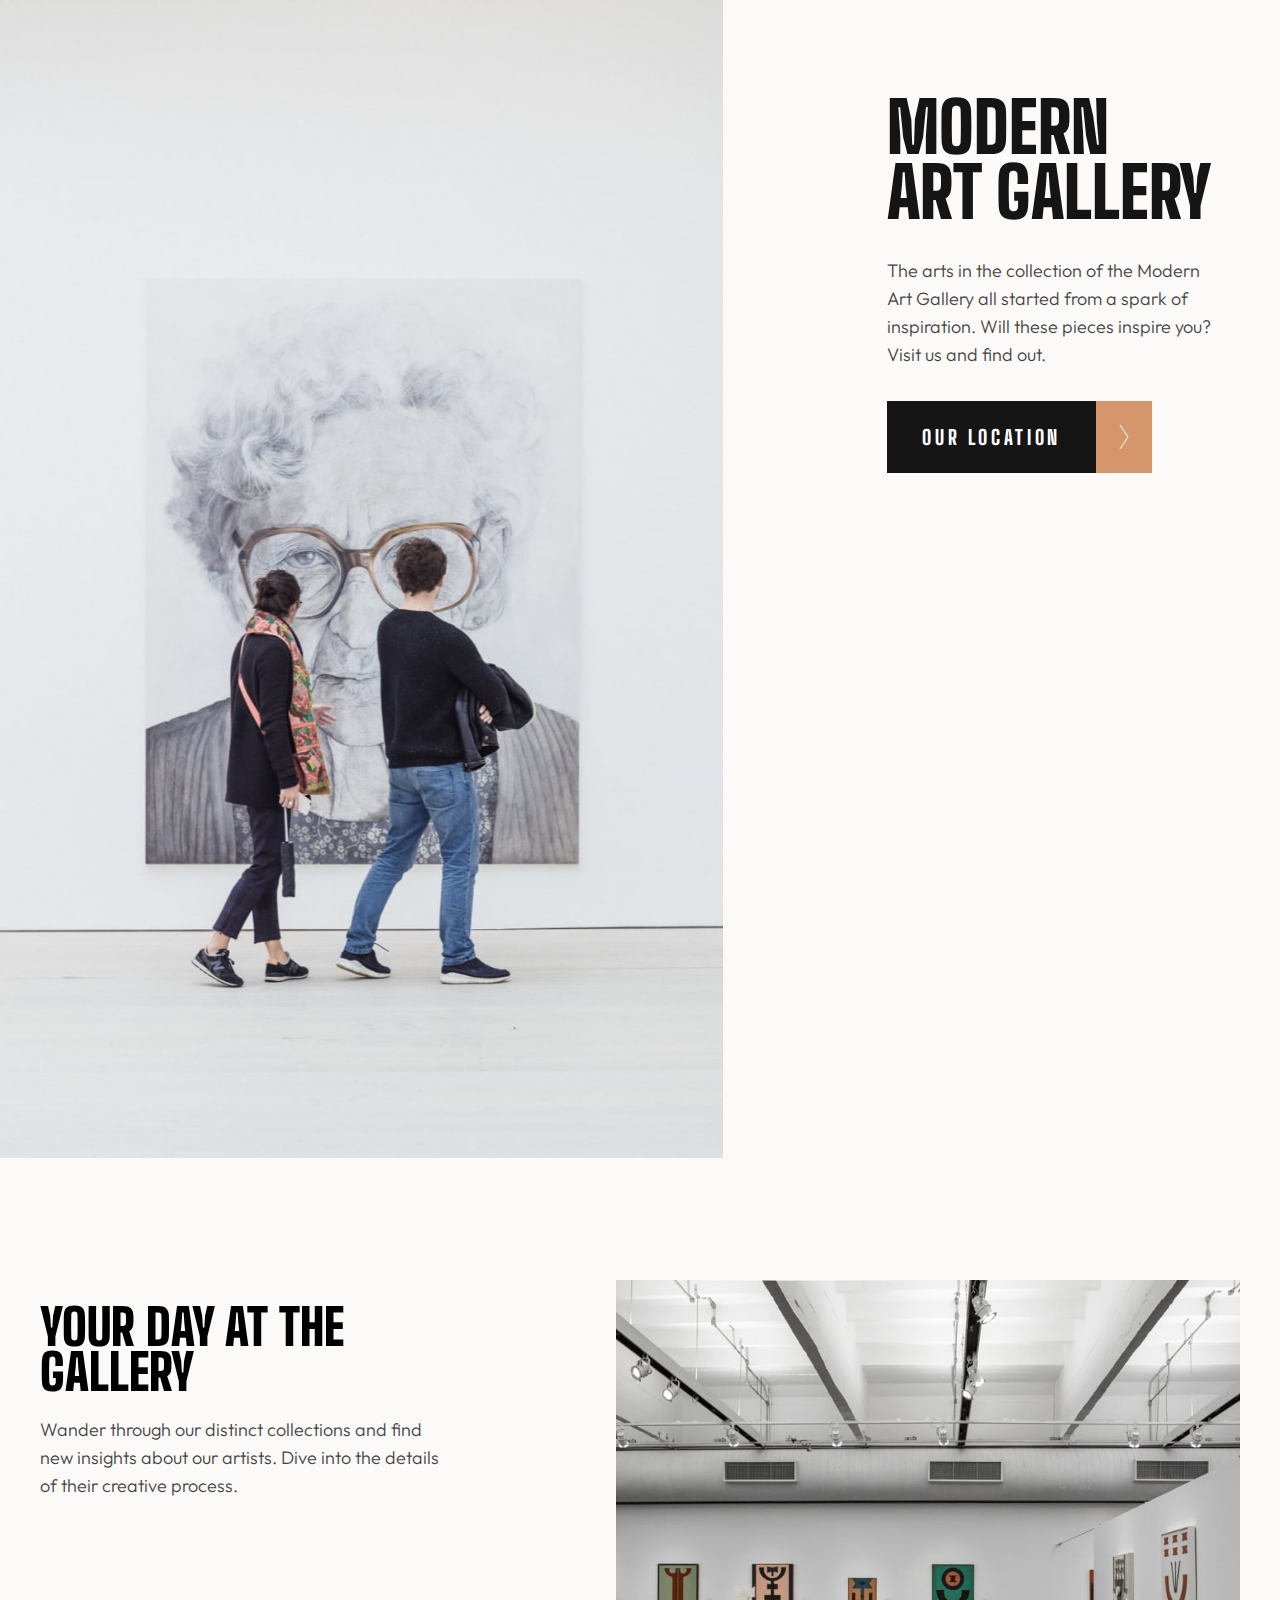
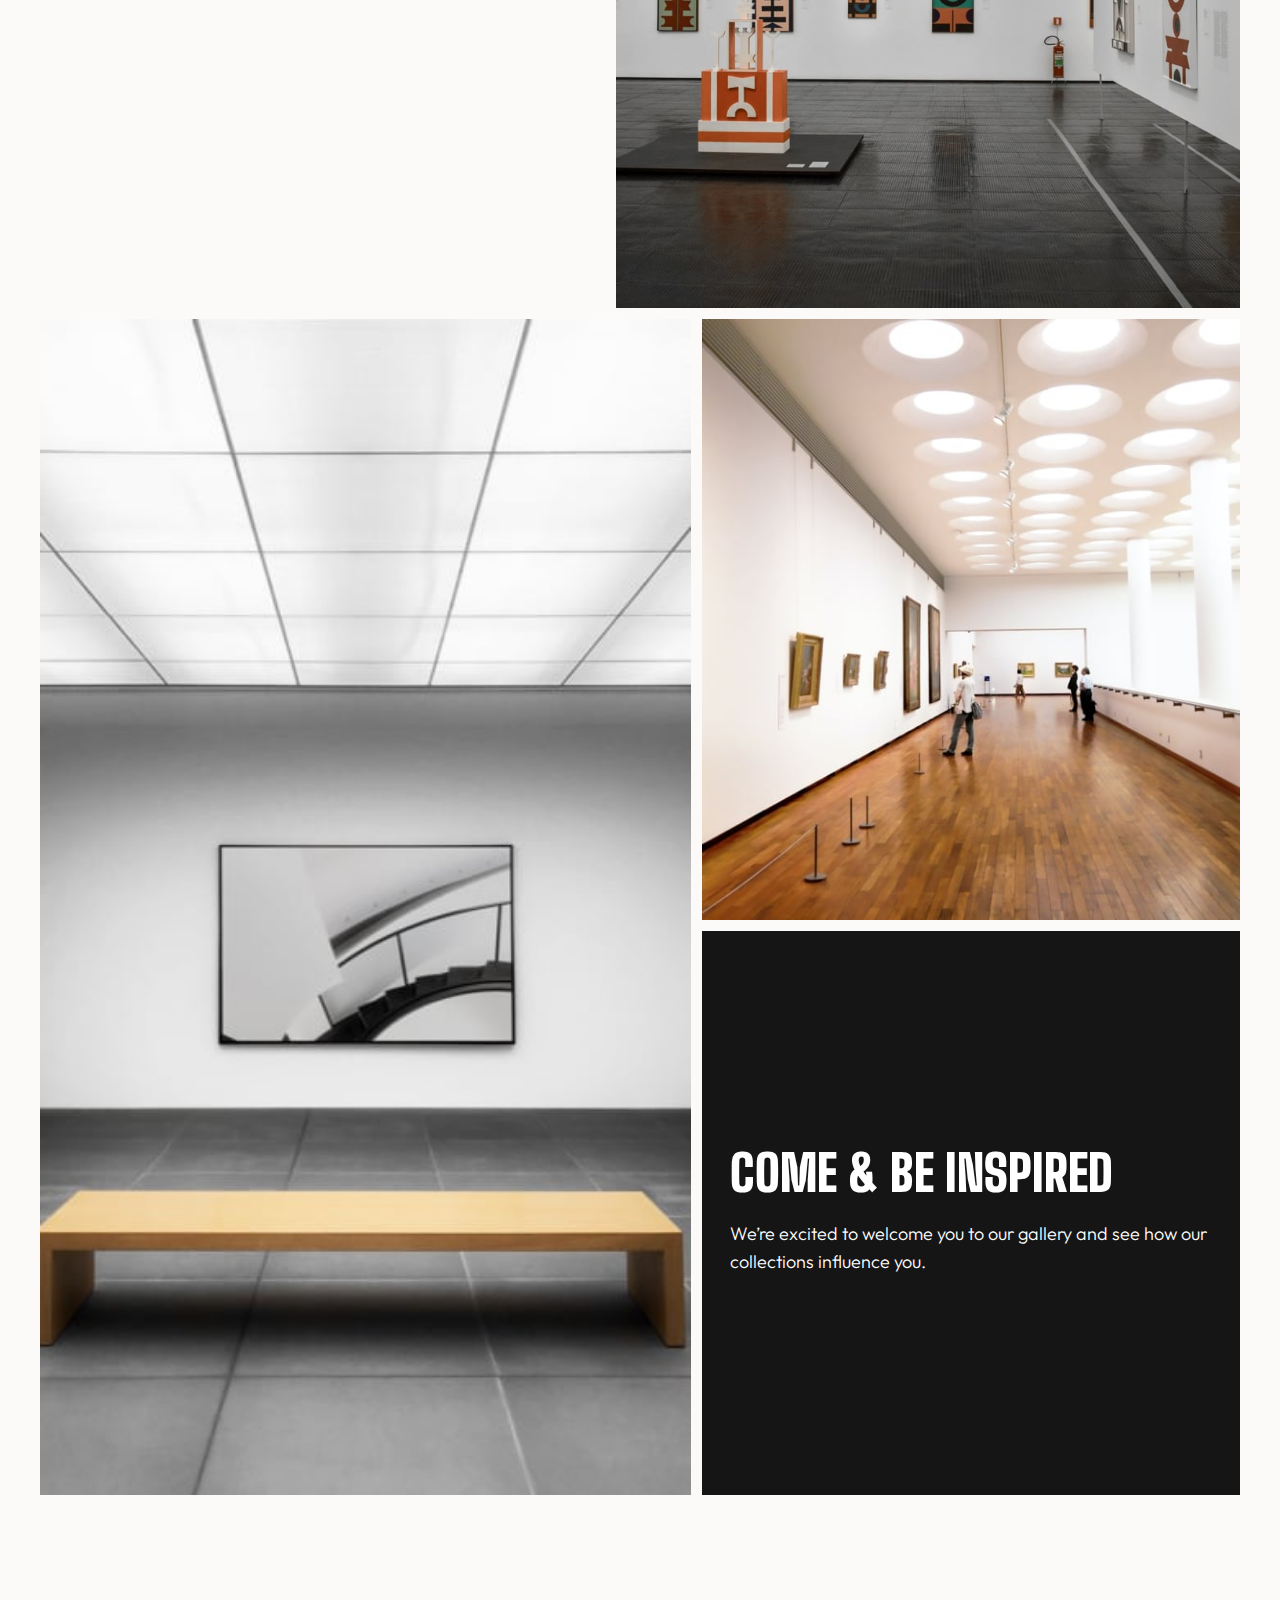
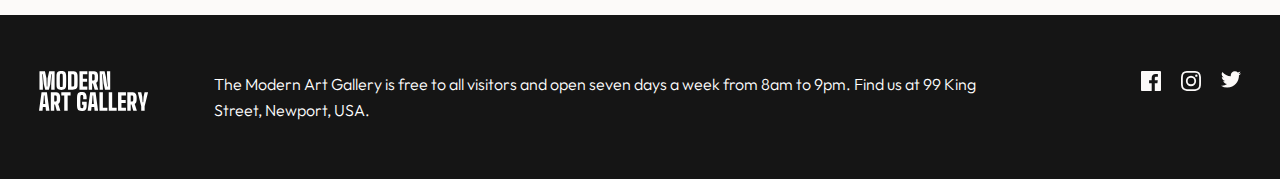
<file: index.html>
<!DOCTYPE html>
<html lang="en">
<head>
    <meta charset="UTF-8">
    <meta http-equiv="X-UA-Compatible" content="IE=edge">
    <meta name="viewport" content="width=device-width, initial-scale=1.0">
    
    <link rel="stylesheet" href="reset.css">
    <link rel="stylesheet" href="style.css">
    <link 
        rel="icon" 
        type="image/png" 
        sizes="32x32" 
        href="./assets/favicon-32x32.png">
    <title>art_gallery_website</title>

</head>
<body>
    <div class="zebra-top">
        <div class="black"></div>
        <img src="./assets/mobile/image-hero@2x.jpg" alt="image" class="header-img-mob">
        <img src="./assets/tablet/image-hero@2x.jpg" alt="image" class="header-img-tab">
        <img src="./assets/desktop/image-hero.jpg" alt="image" class="header-img-des">
    </div>
    <section class="main">
        <div class="intro">
            <h1 class="headertext">modern <br> art  gallery</h1>
            <div class="desc-text-button">
                <p class="description">The arts in the collection of the Modern Art Gallery all started from a spark of inspiration. Will these pieces inspire you? Visit us and find out.</p>
            <div class="button">
                <a href="location.html" class="location">our location
                </a>
                <div class="arrow">
                    <img src="./assets/icon-arrow-right.svg" alt="arrow-icon">
                </div>
            </div>
            </div>
        </div>
        <div class="middle">
            <img src="./assets/mobile/image-grid-1.jpg" alt="museum" class="img-mob">
            <img src="./assets/tablet/image-grid-1@2x.jpg" alt="" class=" middle-img">
            <img src="./assets/desktop/image-grid-1@2x.jpg" alt="" class="middle-img-desk">
            <div class="textbox">
                <h2 class="text">Your Day
                    at the Gallery</h2>
                <p class="description">Wander through our distinct collections and find new insights about our artists. Dive into the details of their creative process.</p>
            </div>
        </div>
        <div class="gallery">
            <img src="./assets/mobile/image-grid-2.jpg" alt="gallery" class="img-mob">
            <img src="./assets/tablet/image-grid-2.jpg" alt="gallery" class="img-tab">
            <img src="./assets/desktop/image-grid-2.jpg" alt="gallery" class="img-des">

            <div class="last-img">
                <img src="./assets/mobile/image-grid-3.jpg" alt="large room" class="img-mob">
                <img src="./assets/tablet/image-grid-3@2x.jpg" alt="large room" class="img-tab-last">
                <img src="./assets/desktop/image-grid-3@2x.jpg" alt="large room"  class="img-des-last">
                <div class="last">
                    <h2 class="text-last">come & be inspired</h2>
                    <p class="description-white">We’re excited to welcome you to our gallery and see how our collections influence you.</p>
                </div>
            </div>
        </div>
    </section>
    <footer class="footer">
        <img src="./assets/logo-light.svg" alt="logo" class="logo light">
        <p class="description-white-footer">The Modern Art Gallery is free to all visitors and open seven days a week from 8am to 9pm. Find us at 99 King Street, Newport, USA.</p>
        <div class="icons">
            <svg class="fb icon" width="20" height="20" xmlns="http://www.w3.org/2000/svg"><path d="M18.896 0H1.104C.494 0 0 .494 0 1.104v17.793C0 19.506.494 20 1.104 20h9.58v-7.745H8.076V9.237h2.606V7.01c0-2.583 1.578-3.99 3.883-3.99 1.104 0 2.052.082 2.329.119v2.7h-1.598c-1.254 0-1.496.597-1.496 1.47v1.928h2.989l-.39 3.018h-2.6V20h5.098c.608 0 1.102-.494 1.102-1.104V1.104C20 .494 19.506 0 18.896 0Z"/></svg>
            <svg class="insta icon" width="20" height="20" xmlns="http://www.w3.org/2000/svg"><path d="M10 1.802c2.67 0 2.987.01 4.042.059 2.71.123 3.975 1.409 4.099 4.099.048 1.054.057 1.37.057 4.04 0 2.672-.01 2.988-.057 4.042-.124 2.687-1.387 3.975-4.1 4.099-1.054.048-1.37.058-4.041.058-2.67 0-2.987-.01-4.04-.058-2.718-.124-3.977-1.416-4.1-4.1-.048-1.054-.058-1.37-.058-4.041 0-2.67.01-2.986.058-4.04.124-2.69 1.387-3.977 4.1-4.1 1.054-.048 1.37-.058 4.04-.058ZM10 0C7.284 0 6.944.012 5.877.06 2.246.227.227 2.242.061 5.877.01 6.944 0 7.284 0 10s.012 3.057.06 4.123c.167 3.632 2.182 5.65 5.817 5.817 1.067.048 1.407.06 4.123.06s3.057-.012 4.123-.06c3.629-.167 5.652-2.182 5.816-5.817.05-1.066.061-1.407.061-4.123s-.012-3.056-.06-4.122C19.777 2.249 17.76.228 14.124.06 13.057.01 12.716 0 10 0Zm0 4.865a5.135 5.135 0 1 0 0 10.27 5.135 5.135 0 0 0 0-10.27Zm0 8.468a3.333 3.333 0 1 1 0-6.666 3.333 3.333 0 0 1 0 6.666Zm5.338-9.87a1.2 1.2 0 1 0 0 2.4 1.2 1.2 0 0 0 0-2.4Z" /></svg>
            <svg class="twitter icon" width="20" height="17" xmlns="http://www.w3.org/2000/svg"><path d="M20 2.172a8.192 8.192 0 0 1-2.357.646 4.11 4.11 0 0 0 1.805-2.27 8.22 8.22 0 0 1-2.606.996A4.096 4.096 0 0 0 13.847.248c-2.65 0-4.596 2.472-3.998 5.037A11.648 11.648 0 0 1 1.392 1a4.109 4.109 0 0 0 1.27 5.478 4.086 4.086 0 0 1-1.858-.513c-.045 1.9 1.318 3.679 3.291 4.075a4.113 4.113 0 0 1-1.853.07 4.106 4.106 0 0 0 3.833 2.849A8.25 8.25 0 0 1 0 14.658a11.616 11.616 0 0 0 6.29 1.843c7.618 0 11.923-6.434 11.663-12.205A8.354 8.354 0 0 0 20 2.172Z" /></svg>
        </div>
    </footer>    
</body>
</html>
</file>
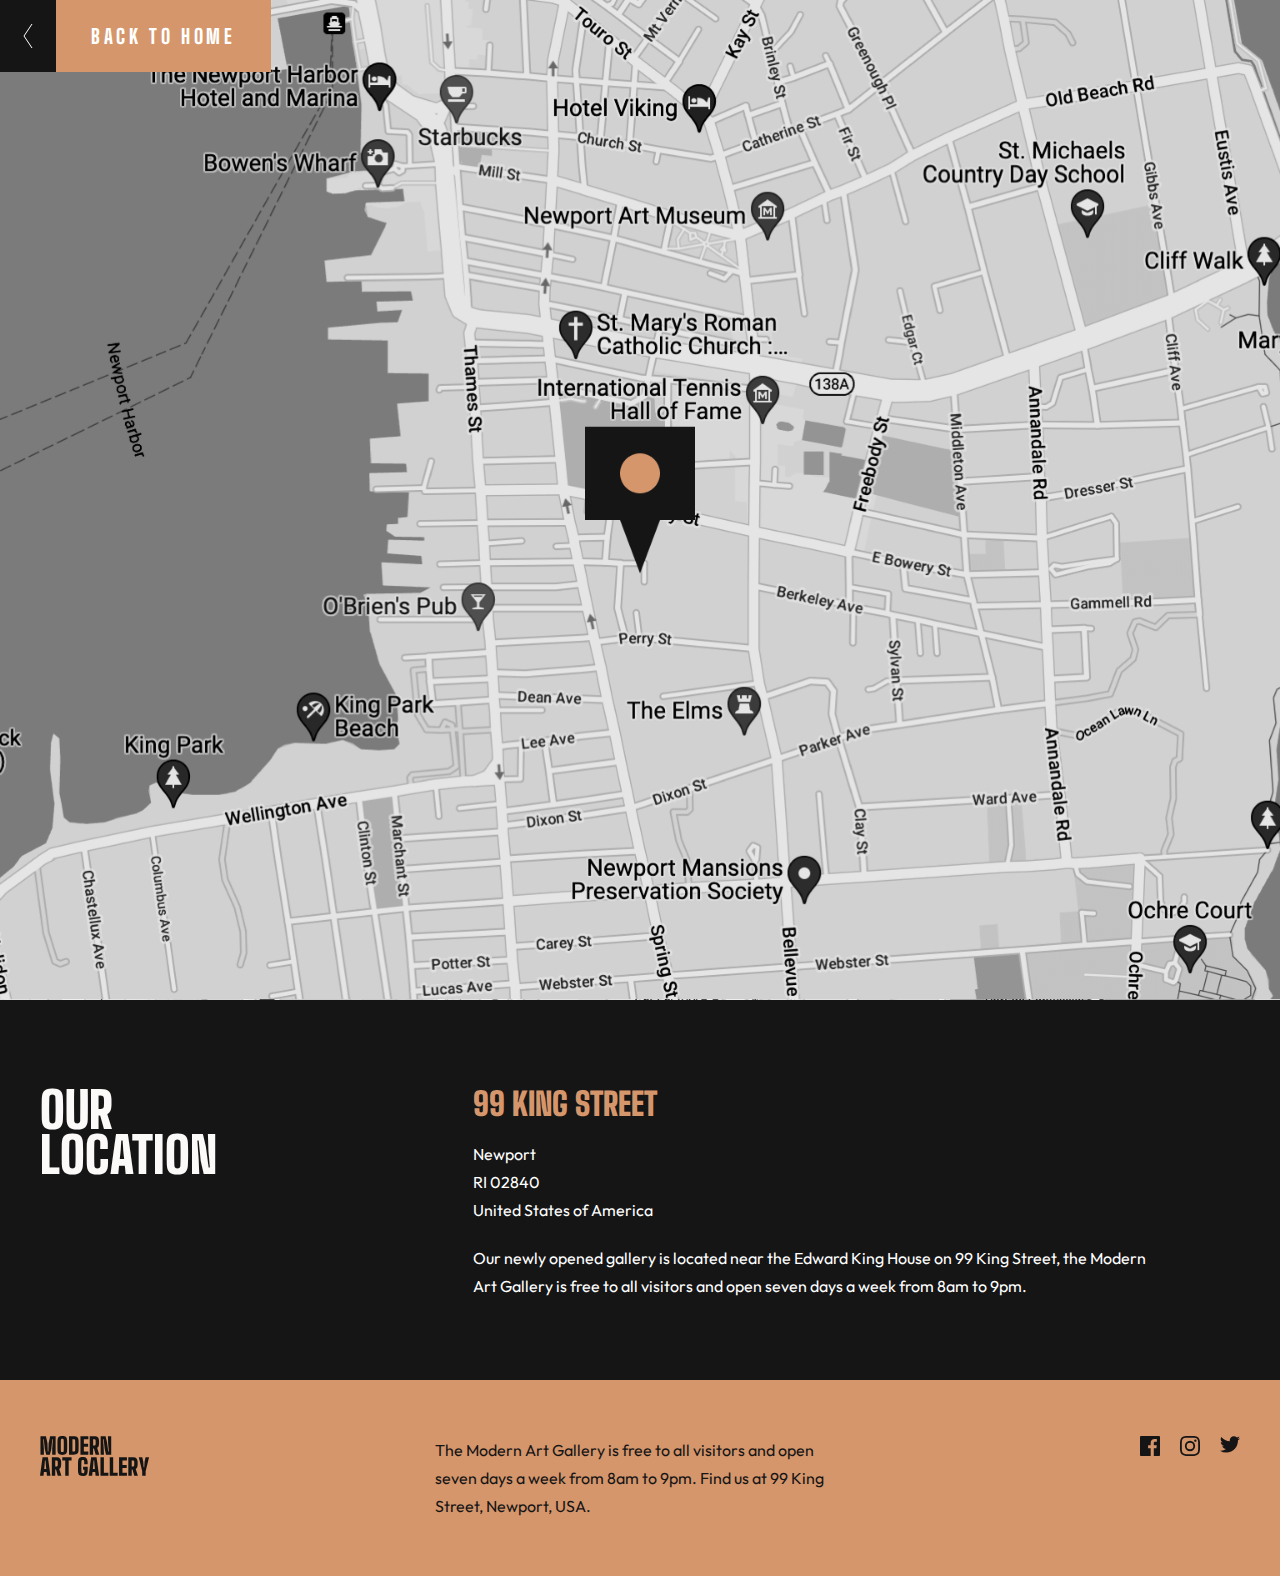
<file: location.html>
<!DOCTYPE html>
<html lang="en">
<head>
    <meta charset="UTF-8">
    <meta http-equiv="X-UA-Compatible" content="IE=edge">
    <meta name="viewport" content="width=device-width, initial-scale=1.
    0">
    <link rel="stylesheet" href="reset.css">
    <link rel="stylesheet" href="location.css">
    <link 
        rel="icon" 
        type="image/png" 
        sizes="32x32" 
        href="./assets/favicon-32x32.png">
    <title>location</title>
</head>
<body>
    <div class="first">
        <div class="button">
            <div class="arrow">
                <img src="./assets/icon-arrow-left.svg" alt="arrow-icon">
            </div>
            <a href="index.html" class="location">back to home
            </a>
        </div>
        <div class="map">
            <img src="./assets/mobile/image-map@2x.png" alt="map" class="map img mob">
            <img src="./assets/tablet/image-map@2x.png" alt="map" class="map img tab">
            <img src="./assets/desktop/image-map@2x.png" alt="map" class="map img desk">
        </div>
    </div>
    <div class="second">
        <h2>our <br> location</h2>
        <div class="address">
            <h3>99 king street</h3>
            <p>Newport <br> RI 02840 <br> United States of America</p>
            <p class="desc">Our newly opened gallery is located near the Edward King House on 99 King Street, the Modern Art Gallery is free to all visitors and open seven days a week from 8am to 9pm.</p>
        </div>
    </div>
    <footer class="footer">
        <img src="./assets/logo-dark.svg" alt="logo" class="logo light">
        <p class="description-footer">The Modern Art Gallery is free to all visitors and open seven days a week from 8am to 9pm. Find us at 99 King Street, Newport, USA.</p>
        <div class="icons">
            <svg class="fb icon" width="20" height="20" xmlns="http://www.w3.org/2000/svg"><path d="M18.896 0H1.104C.494 0 0 .494 0 1.104v17.793C0 19.506.494 20 1.104 20h9.58v-7.745H8.076V9.237h2.606V7.01c0-2.583 1.578-3.99 3.883-3.99 1.104 0 2.052.082 2.329.119v2.7h-1.598c-1.254 0-1.496.597-1.496 1.47v1.928h2.989l-.39 3.018h-2.6V20h5.098c.608 0 1.102-.494 1.102-1.104V1.104C20 .494 19.506 0 18.896 0Z"/></svg>
            <svg class="insta icon" width="20" height="20" xmlns="http://www.w3.org/2000/svg"><path d="M10 1.802c2.67 0 2.987.01 4.042.059 2.71.123 3.975 1.409 4.099 4.099.048 1.054.057 1.37.057 4.04 0 2.672-.01 2.988-.057 4.042-.124 2.687-1.387 3.975-4.1 4.099-1.054.048-1.37.058-4.041.058-2.67 0-2.987-.01-4.04-.058-2.718-.124-3.977-1.416-4.1-4.1-.048-1.054-.058-1.37-.058-4.041 0-2.67.01-2.986.058-4.04.124-2.69 1.387-3.977 4.1-4.1 1.054-.048 1.37-.058 4.04-.058ZM10 0C7.284 0 6.944.012 5.877.06 2.246.227.227 2.242.061 5.877.01 6.944 0 7.284 0 10s.012 3.057.06 4.123c.167 3.632 2.182 5.65 5.817 5.817 1.067.048 1.407.06 4.123.06s3.057-.012 4.123-.06c3.629-.167 5.652-2.182 5.816-5.817.05-1.066.061-1.407.061-4.123s-.012-3.056-.06-4.122C19.777 2.249 17.76.228 14.124.06 13.057.01 12.716 0 10 0Zm0 4.865a5.135 5.135 0 1 0 0 10.27 5.135 5.135 0 0 0 0-10.27Zm0 8.468a3.333 3.333 0 1 1 0-6.666 3.333 3.333 0 0 1 0 6.666Zm5.338-9.87a1.2 1.2 0 1 0 0 2.4 1.2 1.2 0 0 0 0-2.4Z" /></svg>
            <svg class="twitter icon" width="20" height="17" xmlns="http://www.w3.org/2000/svg"><path d="M20 2.172a8.192 8.192 0 0 1-2.357.646 4.11 4.11 0 0 0 1.805-2.27 8.22 8.22 0 0 1-2.606.996A4.096 4.096 0 0 0 13.847.248c-2.65 0-4.596 2.472-3.998 5.037A11.648 11.648 0 0 1 1.392 1a4.109 4.109 0 0 0 1.27 5.478 4.086 4.086 0 0 1-1.858-.513c-.045 1.9 1.318 3.679 3.291 4.075a4.113 4.113 0 0 1-1.853.07 4.106 4.106 0 0 0 3.833 2.849A8.25 8.25 0 0 1 0 14.658a11.616 11.616 0 0 0 6.29 1.843c7.618 0 11.923-6.434 11.663-12.205A8.354 8.354 0 0 0 20 2.172Z" /></svg>
        </div>
    </footer>    
</body>
</html>
</file>
<file: style.css>
@import url('https://fonts.googleapis.com/css2?family=Big+Shoulders+Display:wght@300;600;700;800;900&family=Outfit:wght@300&display=swap');

*   {
    margin: 0;
    padding: 0;
    box-sizing: border-box;
}

body    {
    width: 100%;
    height: 100vh;
    display: flex;
    flex-direction: column;
    align-items: center;
    font-family: "Big Shoulders Display"; 
    background-color: var(--background);
    overflow-x: hidden;
}

:root   {
    --background: #FCFAF9;
    --almostblack: #151515;
    --gold: #D5966C;
    --white: white;
    --darkgray: #444444;
}

.zebra-top  {
    width: 100%;
}

.main   {
    max-width: 100%;
    padding: 0 16px;
    display: flex;
    flex-direction: column;
    align-items: center;
    
}

.intro  {
    margin-top: 32px;
    display: flex;
    flex-direction: column;
    row-gap: 32px;
}

.headertext {
    font-weight: 900;
    font-size: 60px;
    line-height: 55px;
    text-transform: uppercase;
    color: var(--almostblack)
}

.button {
    display: flex;
}

.button:hover .location   {
    background-color: var(--gold);
    cursor: pointer;
    transition: 1s;
}

.button:hover .arrow    {
    background-color: var(--almostblack);
    cursor: pointer;
    transition: 1s;
}

.arrow {
    width: 56px;
    height: 72px;
    display: flex;
    align-items: center;
    justify-content: center;
    background-color: var(--gold);
}

.arrow-icon  {
    width: 8px;
    height: 24px;   
}

p   {
    font-family: "outfit";
}

.location      {
    color: white;
    background-color: var(--almostblack);
    padding: 24px 35px;
    font-weight: 800;
    font-size: 20px;
    line-height: 24px;
    letter-spacing: 3.63636px;
    text-transform: uppercase;
    text-decoration: none;
}

.description    {
    font-weight: 300;
    font-size: 18px;
    line-height: 28px;
    color: var(--darkgray);
    margin-bottom: 32px;
}

.img, 
.img-mob, 
.header-img-mob     {
    width: 100%;
}

.img-tab,
.header-img-tab,
.middle-img,
.img-tab-last,
.header-img-des,
.img-des,
.middle-img-desk,
.black,
.img-des-last   {
    display: none;
} 

h2  {
    font-weight: 900;
    font-size: 50px;
    line-height: 45px;
    text-transform: uppercase;
}

.middle {
    margin-top: 120px;
}

.textbox {
    display: flex;
    flex-direction: column;
    row-gap: 21px;
    margin-top: 25px;
    margin-bottom: 32px ;
}

.gallery    {
    display: flex;
    flex-direction: column;
    row-gap: 16px;
}

.footer     {
    width: 100%;
    background-color: var(--almostblack);
    padding: 48px 32px;
    display: flex;
    flex-direction: column;
    row-gap: 38px;
}

.description-white-footer   {
    font-weight: 300;
    font-size: 16px;
    line-height: 26px;
    color: var(--white);
}

.last   {
    background-color: var(--almostblack);
    display: flex;
    flex-direction: column;
    padding: 48px 24px;
    row-gap: 24px;
    margin-bottom: 120px;
    margin-top: 16px;
}

.text-last  {
    font-weight: 900;
    font-size: 50px;
    line-height: 45px;
    text-transform: uppercase;
    color: var(--white);
}

.description-white  {
    font-style: normal;
    font-weight: 300;
    font-size: 18px;
    line-height: 28px;
    color: var(--white);
}
.light  {
    width: 110px;
    height: 40px;
}


.icons  {
    display: flex;
    column-gap: 20px;
}
.icon   {
    fill: var(--background);
}

.icon:hover  {
    fill: var(--gold);
    cursor: pointer;
    transition: 1s;
}


@media screen and (min-width: 768px)  {
    body    {
        width: 100%;
        height: 100%;
        align-items: baseline;
    }
    
    .main   {
        padding: 0 40px;
        width: 100%;
    }
    
    .headertext {
        font-size: 70px;
        line-height: 65px;
    }

    .img-mob,
    .header-img-mob,
    .img-des-last    {
        display: none;
    }

    .img-tab-last   {
        display: block;
        width: 100%;
    }

    .header-img-tab    {
        display: inline-block;
        width: 56.5%;
        position: relative;
        left: 0%;
    }

    .intro  {
        position: absolute;
        width: 339px;
        height: 410px;
        right: 4.2vw;
        top: 7vh;
    }

    .headertext {
        margin-right: 10px;
    }

    .img-tab    {
        display: inline-block;
        width: 58%;
        height: auto;
    }

    .middle {
        width: 100%;
        display: flex;
        flex-direction: row;
        column-gap: 13vw;
    }

    .middle-img {
        display: flex;
        width: 52%;
        order: 1;
    }

    .textbox    {
        width: 35%;
        justify-content: flex-start;
        align-items: flex-start;
    }

    .text   {
        width: 90%;
    }

    .last-img {
        width: 48%;
        display: flex;
        flex-direction: column;
        row-gap: 11px ;
    }

    .gallery    {
        display: flex;
        width: 100%;
        margin-top: 11px;
        flex-direction: row;
        column-gap: 11px;
        margin-bottom: 120px;
    }

    .last   {
        padding: 85px 28px;
        width: 100%;
        height: 100%;
        margin: 0;
        display: flex;
        justify-content: center;
    }

    .footer {
        display: flex;
        flex-direction: row;
        padding: 56px 39px;
    }

    .description-white-footer   {
        margin-left: 65px;
        margin-right: 133px;
    }

    .icon   {
        width: 20px;
        height: 20px;
    }
}

@media screen and (min-width: 1440px)   {
        
        body    {
            padding: 0;
            margin: 0;
        }
    
        .main   {
            padding: 0 165px;
            margin-top: 180px;
            margin-bottom: 180px;
        }

        .header-img-tab,
        .middle-img {
            display: none;
        }

        .header-img-des {
            display: inline-block;
            width: 38%;
        }

        .black  {
            display: inline-block;
            width: 31%;
            background-color: var(--almostblack);
        
        }

        .zebra-top  {
            width: 100%;
            display: flex;
        }

        .intro  {
            width: 100%;
            height: auto;
            display: flex;
            flex-direction: row;
            justify-content: space-around;
            right: 0;
            margin:0 0 0 0;
            top: 190px;
        }

        .desc-text-button   {
            max-width: 350px;
            
        }

        .button {
            margin-top: 64px;
        }
      
        .description    {
            font-weight: 300;
            font-size: 22px;
            line-height: 32px;
        }

        .headertext {
            color: white;
            mix-blend-mode: difference;
            font-size: 96px;
            font-weight: 900;
            line-height: 88px;
            letter-spacing: 0px;
            margin: 0;
        }

        .middle {
            margin-top: 0;
            align-items: center;
        }

        .footer {
            padding: 80px 165px;
            justify-content: space-between;
        }

        .description-white-footer   {
            margin-left: 140px;
            margin-right: 280px;
        }

        .middle-img-desk    {
            display: inline-block;
            width: 57%;
            order: 1;
        }

        .img-tab    {
            display: none;
        }

        .img-des     {
            display: block;
            width: 58%;
            margin-right: 2.45vw;
        }

        .img-tab-last   {
            display: none;
        }

        .img-des-last   {
            display: block;
            width: 100%;
        }
        
        .last-img   {
            width: 42%;
            row-gap:  2.45vh;
        }
        
        .gallery    {
            margin: 0;
            margin-top: 2.45vh;
        }
}
</file>
<file: location.css>
@import url('https://fonts.googleapis.com/css2?family=Big+Shoulders+Display:wght@300;600;700;800;900&family=Outfit:wght@300&display=swap');

*   {
    padding: 0;
    margin: 0;  
    box-sizing: border-box;
}

body    {
    width: 100%;
    height: 100vh;
    display: flex;
    flex-direction: column;
    align-items: center;
    font-family: "Big Shoulders Display"; 
    background-color: var(--background);
    overflow-x: hidden;
}

:root   {
    --background: #FCFAF9;
    --almostblack: #151515;
    --gold: #D5966C;
    --white: white;
    --darkgray: #444444;
}

.button {
    display: flex;
    position: absolute;
}

.arrow {
    width: 56px;
    height: 72px;
    display: flex;
    align-items: center;
    justify-content: center;
    background-color: var(--gold);
}


.button:hover .location   {
    background-color: var(--gold);
    cursor: pointer;
    transition: 1s;
}

.button:hover .arrow    {
    background-color: var(--almostblack);
    cursor: pointer;
    transition: 1s;
}

.arrow-icon  {
     height: 24px;   
}


.img     {
    width: 100%;
    top: 0;
}

.tab, 
.desk    {
    display: none;
}

.location      {
    color: white;
    background-color: var(--almostblack);
    padding: 24px 35px;
    font-weight: 800;
    font-size: 20px;
    line-height: 24px;
    letter-spacing: 3.63636px;
    text-transform: uppercase;
    text-decoration: none;
}

.first  {
    position: relative;
}

.second {
    padding: 48px 16px 52px 16px ;
    width: 100%;
    background-color: var(--almostblack);
}


h2  {
    font-weight: 900;
    font-size: 50px;
    line-height: 45px;
    text-transform: uppercase;
    color: var(--background);
}

h3  {
    font-weight: 900;
    font-size: 32px;
    line-height: 32px;
    text-transform: uppercase;
    color:var(--gold);
    margin-top: 48px;
    margin-bottom: 20px;
}

p   {
    font-family: "outfit";
    color: var(--white);
    line-height: 28px;
}

.desc   {
    margin-top: 20px;
}

.footer {
    background-color: var(--gold);
    padding: 48px 32px;
    display: flex;
    flex-direction: column;
    row-gap: 38px;
}

.description-footer {
    color: var(--almostblack);
}
.icons  {
    display: flex;
    column-gap: 20px;
}

.icon   {
    background-color: var(--gold);
    fill: var(--almostblack);
}

.icon:hover     {
    fill: var(--background);
    transition: 1s;
    cursor: pointer;
}

.logo   {
    width: 110px;
    height: 40px;
}


@media screen and (min-width: 768px)    {

    .mob    {
        display: none;
    }

    .tab    {
        display: block;
    }
    .second {
        display: flex;
        padding: 88px 40px 80px 40px;
    }

    h3  {
        margin: 0;
        margin-bottom: 20px;
    }

    .address    {
        width: 58%;
        margin-left: 20vw;
    }

    .footer {
        width: 100%;
        flex-direction: row;
        justify-content: space-between;
        padding: 56px 40px ;
    }

    .description-footer {
        width: 35%;
    }
}

@media screen and (min-width: 1440px)
 {
    body    {
        max-width: 100%;
        height: 100vh;
        display: flex;
        align-items: center;
    }

    .tab    {
        display: none;
    }

    .desk   {
        display: block;
        max-width: 100%;
    }

    .second {
        padding: 104px 165px 128px 165px;
        max-width: 2880px;
    }

    .footer {
        padding: 80px 165px;
        max-width: 2880px;
    }

    h2  {
        font-weight: 900;
        font-size: 70px;
        line-height: 70px;
    }
    .logo   {
        width: 160px;
        height: 58px;
    }
}
</file>
